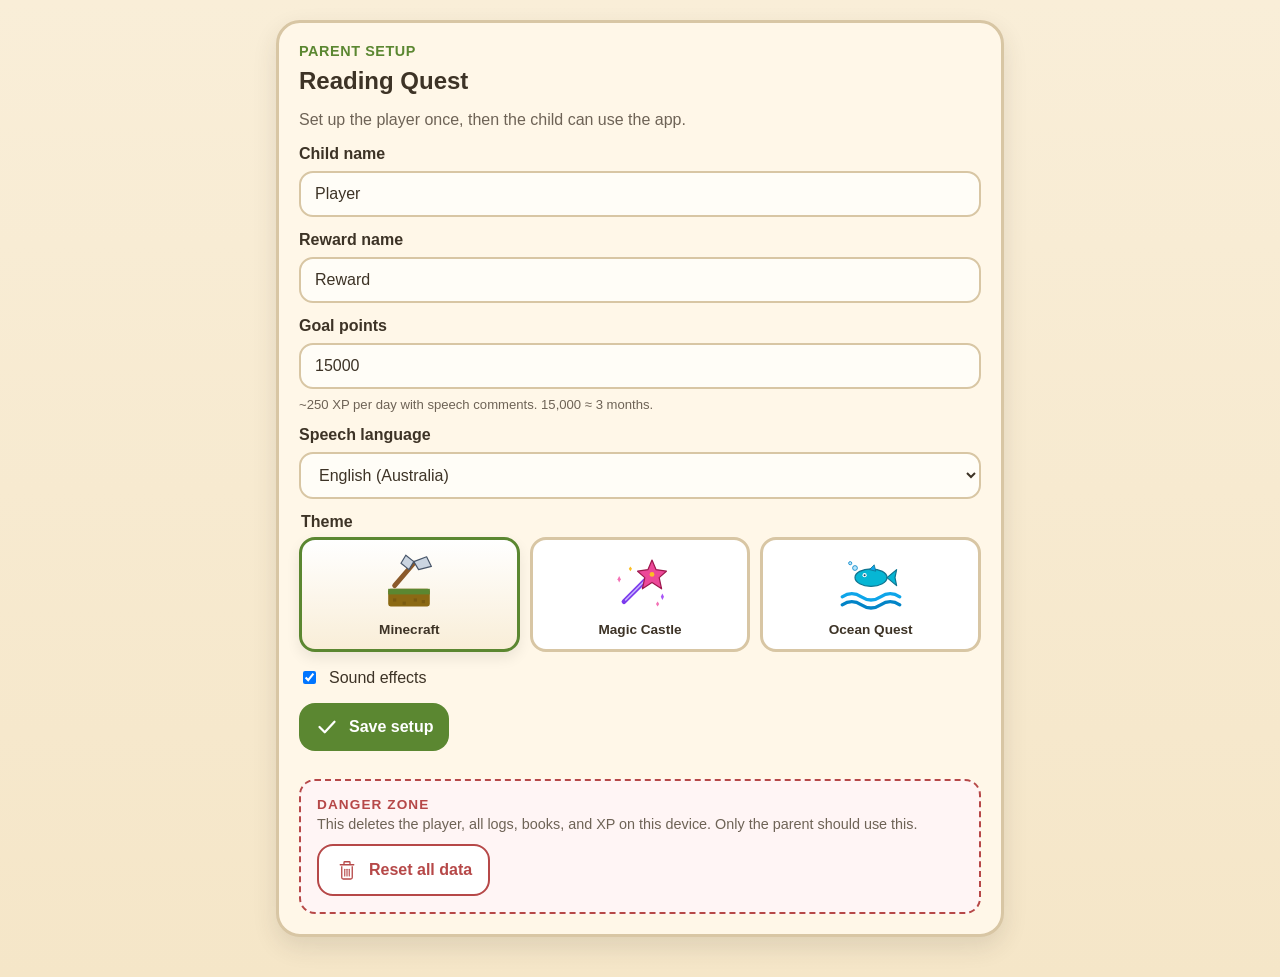
<file: docs/index.html>
<!DOCTYPE html>
<html lang="en">
  <head>
    <meta charset="UTF-8" />
    <meta name="viewport" content="width=device-width, initial-scale=1.0" />
    <meta http-equiv="Cache-Control" content="no-cache, no-store, must-revalidate" />
    <meta http-equiv="Pragma" content="no-cache" />
    <meta http-equiv="Expires" content="0" />
    <title>Reading Quest General</title>
    <link rel="stylesheet" href="./style.css?v=20260429d" />
  </head>
  <body>
    <svg width="0" height="0" style="position:absolute" aria-hidden="true">
      <defs>
        <symbol id="icon-log" viewBox="0 0 64 64">
          <path d="M14 12 H40 A8 8 0 0 1 48 20 V52 H22 A8 8 0 0 1 14 44 Z" fill="currentColor" opacity="0.18"/>
          <path d="M14 12 H40 A8 8 0 0 1 48 20 V52 H22 A8 8 0 0 1 14 44 Z" fill="none" stroke="currentColor" stroke-width="3" stroke-linejoin="round"/>
          <path d="M22 22 H40 M22 30 H40 M22 38 H34" stroke="currentColor" stroke-width="2.5" stroke-linecap="round"/>
          <circle cx="48" cy="48" r="10" fill="currentColor"/>
          <path d="M48 43 V53 M43 48 H53" stroke="#fff" stroke-width="3" stroke-linecap="round"/>
        </symbol>
        <symbol id="icon-bookshelf" viewBox="0 0 64 64">
          <rect x="6" y="8" width="52" height="48" rx="3" fill="none" stroke="currentColor" stroke-width="3"/>
          <line x1="6" y1="32" x2="58" y2="32" stroke="currentColor" stroke-width="3"/>
          <rect x="11" y="14" width="5" height="14" fill="currentColor" opacity="0.85"/>
          <rect x="17" y="12" width="5" height="16" fill="currentColor" opacity="0.55"/>
          <rect x="23" y="14" width="5" height="14" fill="currentColor" opacity="0.85"/>
          <rect x="34" y="22" width="20" height="6" fill="currentColor" opacity="0.6"/>
          <rect x="34" y="14" width="6" height="6" fill="currentColor" opacity="0.85"/>
          <rect x="11" y="40" width="22" height="6" fill="currentColor" opacity="0.65"/>
          <rect x="11" y="48" width="20" height="6" fill="currentColor" opacity="0.45"/>
          <rect x="38" y="36" width="5" height="18" fill="currentColor" opacity="0.85"/>
          <rect x="44" y="38" width="5" height="16" fill="currentColor" opacity="0.6"/>
          <rect x="50" y="40" width="5" height="14" fill="currentColor" opacity="0.85"/>
        </symbol>
        <symbol id="icon-stats" viewBox="0 0 64 64">
          <line x1="10" y1="56" x2="58" y2="56" stroke="currentColor" stroke-width="3" stroke-linecap="round"/>
          <rect x="14" y="38" width="8" height="18" rx="2" fill="currentColor" opacity="0.55"/>
          <rect x="26" y="26" width="8" height="30" rx="2" fill="currentColor" opacity="0.75"/>
          <rect x="38" y="14" width="8" height="42" rx="2" fill="currentColor"/>
          <polygon points="44,8 52,8 56,2 56,16 52,12 44,12" fill="currentColor"/>
        </symbol>
        <symbol id="icon-mic" viewBox="0 0 64 64">
          <rect x="24" y="8" width="16" height="28" rx="8" fill="currentColor"/>
          <path d="M16 30 V32 A16 16 0 0 0 48 32 V30" fill="none" stroke="currentColor" stroke-width="3" stroke-linecap="round"/>
          <line x1="32" y1="48" x2="32" y2="56" stroke="currentColor" stroke-width="3" stroke-linecap="round"/>
          <line x1="22" y1="56" x2="42" y2="56" stroke="currentColor" stroke-width="3" stroke-linecap="round"/>
        </symbol>
        <symbol id="icon-home" viewBox="0 0 64 64">
          <path d="M8 30 L32 10 L56 30" fill="none" stroke="currentColor" stroke-width="3.5" stroke-linejoin="round" stroke-linecap="round"/>
          <path d="M14 28 V52 H50 V28" fill="none" stroke="currentColor" stroke-width="3.5" stroke-linejoin="round"/>
          <path d="M26 52 V40 H38 V52" fill="none" stroke="currentColor" stroke-width="3"/>
        </symbol>
        <symbol id="icon-star" viewBox="0 0 64 64">
          <polygon points="32,6 40,24 60,26 45,40 49,60 32,50 15,60 19,40 4,26 24,24"
                   fill="currentColor" stroke="currentColor" stroke-width="2" stroke-linejoin="round"/>
        </symbol>
        <symbol id="icon-gear" viewBox="0 0 64 64">
          <path d="M32 4 L36 12 L44 10 L46 18 L54 20 L52 28 L60 32 L52 36 L54 44 L46 46 L44 54 L36 52 L32 60 L28 52 L20 54 L18 46 L10 44 L12 36 L4 32 L12 28 L10 20 L18 18 L20 10 L28 12 Z"
                fill="currentColor"/>
          <circle cx="32" cy="32" r="8" fill="#fff"/>
        </symbol>
        <symbol id="icon-check" viewBox="0 0 64 64">
          <path d="M12 32 L26 46 L52 18" fill="none" stroke="currentColor" stroke-width="6" stroke-linecap="round" stroke-linejoin="round"/>
        </symbol>
        <symbol id="icon-trash" viewBox="0 0 64 64">
          <path d="M14 18 H50" stroke="currentColor" stroke-width="3.5" stroke-linecap="round"/>
          <path d="M24 18 V12 A2 2 0 0 1 26 10 H38 A2 2 0 0 1 40 12 V18" fill="none" stroke="currentColor" stroke-width="3.5" stroke-linejoin="round"/>
          <path d="M18 22 V52 A4 4 0 0 0 22 56 H42 A4 4 0 0 0 46 52 V22" fill="none" stroke="currentColor" stroke-width="3.5" stroke-linejoin="round"/>
          <line x1="26" y1="30" x2="26" y2="48" stroke="currentColor" stroke-width="3" stroke-linecap="round"/>
          <line x1="32" y1="30" x2="32" y2="48" stroke="currentColor" stroke-width="3" stroke-linecap="round"/>
          <line x1="38" y1="30" x2="38" y2="48" stroke="currentColor" stroke-width="3" stroke-linecap="round"/>
        </symbol>
        <symbol id="icon-repeat" viewBox="0 0 64 64">
          <path d="M50 22 A20 20 0 1 0 50 42" fill="none" stroke="currentColor" stroke-width="4" stroke-linecap="round"/>
          <polygon points="48,8 58,22 42,22" fill="currentColor"/>
        </symbol>
      </defs>
    </svg>

    <main class="app-shell">
      <section id="setup-screen" class="screen">
        <div class="card">
          <p class="eyebrow">Parent setup</p>
          <h1>Reading Quest</h1>
          <p class="muted">
            Set up the player once, then the child can use the app.
          </p>

          <label class="field">
            <span>Child name</span>
            <input id="setup-name" type="text" placeholder="Your child's name" />
          </label>

          <label class="field">
            <span>Reward name</span>
            <input id="setup-reward" type="text" placeholder="Reward" />
          </label>

          <label class="field">
            <span>Goal points</span>
            <input id="setup-goal" type="number" min="1" value="15000" />
            <small class="field-hint">~250 XP per day with speech comments. 15,000 ≈ 3 months.</small>
          </label>

          <label class="field">
            <span>Speech language</span>
            <select id="setup-language">
              <option value="en-AU">English (Australia)</option>
              <option value="en-US">English (US)</option>
              <option value="en-GB">English (UK)</option>
            </select>
          </label>

          <fieldset class="field theme-field">
            <legend>Theme</legend>
            <div class="theme-picker">
              <label class="theme-card" data-theme="minecraft">
                <input type="radio" name="setup-theme" value="minecraft" checked />
                <div class="theme-card-illustration" aria-hidden="true">
                  <svg viewBox="0 0 80 80" xmlns="http://www.w3.org/2000/svg">
                    <rect x="14" y="46" width="52" height="22" rx="3" fill="#8b6914"/>
                    <rect x="14" y="46" width="52" height="7" fill="#5b8731"/>
                    <rect x="20" y="58" width="4" height="4" fill="#6b4f0e" opacity="0.5"/>
                    <rect x="32" y="62" width="4" height="4" fill="#6b4f0e" opacity="0.5"/>
                    <rect x="46" y="58" width="4" height="4" fill="#6b4f0e" opacity="0.5"/>
                    <rect x="56" y="60" width="4" height="4" fill="#6b4f0e" opacity="0.5"/>
                    <line x1="46" y1="14" x2="22" y2="42" stroke="#8b5a2b" stroke-width="6" stroke-linecap="round"/>
                    <path d="M 46 12 L 62 6 L 68 18 L 52 22 Z" fill="#cbd5e1" stroke="#475569" stroke-width="1.5" stroke-linejoin="round"/>
                    <path d="M 46 12 L 36 4 L 30 14 L 40 22 Z" fill="#cbd5e1" stroke="#475569" stroke-width="1.5" stroke-linejoin="round"/>
                  </svg>
                </div>
                <span class="theme-card-name">Minecraft</span>
              </label>
              <label class="theme-card" data-theme="magic">
                <input type="radio" name="setup-theme" value="magic" />
                <div class="theme-card-illustration" aria-hidden="true">
                  <svg viewBox="0 0 80 80" xmlns="http://www.w3.org/2000/svg">
                    <line x1="20" y1="62" x2="48" y2="34" stroke="#7c3aed" stroke-width="6" stroke-linecap="round"/>
                    <line x1="22" y1="60" x2="46" y2="36" stroke="#c4b5fd" stroke-width="2" stroke-linecap="round"/>
                    <polygon points="55,10 60,22 73,24 64,32 67,46 55,38 43,46 46,32 37,24 50,22"
                             fill="#ec4899" stroke="#9d174d" stroke-width="1.5" stroke-linejoin="round"/>
                    <circle cx="55" cy="28" r="3" fill="#fbbf24"/>
                    <polygon points="14,30 16,34 14,38 12,34" fill="#f472b6"/>
                    <polygon points="68,52 70,56 68,60 66,56" fill="#a855f7"/>
                    <polygon points="28,18 30,21 28,24 26,21" fill="#fbbf24"/>
                    <polygon points="62,62 64,65 62,68 60,65" fill="#f472b6"/>
                  </svg>
                </div>
                <span class="theme-card-name">Magic Castle</span>
              </label>
              <label class="theme-card" data-theme="ocean">
                <input type="radio" name="setup-theme" value="ocean" />
                <div class="theme-card-illustration" aria-hidden="true">
                  <svg viewBox="0 0 80 80" xmlns="http://www.w3.org/2000/svg">
                    <path d="M 4 56 Q 16 48 28 56 T 52 56 T 76 56" fill="none" stroke="#0ea5e9" stroke-width="4" stroke-linecap="round"/>
                    <path d="M 4 66 Q 16 58 28 66 T 52 66 T 76 66" fill="none" stroke="#0284c7" stroke-width="4" stroke-linecap="round"/>
                    <ellipse cx="40" cy="32" rx="20" ry="11" fill="#06b6d4" stroke="#0e7490" stroke-width="1.5"/>
                    <path d="M 60 32 L 72 22 L 70 32 L 72 42 Z" fill="#06b6d4" stroke="#0e7490" stroke-width="1.5" stroke-linejoin="round"/>
                    <path d="M 38 22 L 44 16 L 46 24 Z" fill="#0ea5e9" stroke="#0e7490" stroke-width="1"/>
                    <circle cx="32" cy="29" r="2.6" fill="#fff"/>
                    <circle cx="32" cy="29" r="1.3" fill="#0c4a6e"/>
                    <circle cx="20" cy="20" r="3" fill="#bae6fd" stroke="#0284c7" stroke-width="1"/>
                    <circle cx="14" cy="14" r="2" fill="#bae6fd" stroke="#0284c7" stroke-width="1"/>
                  </svg>
                </div>
                <span class="theme-card-name">Ocean Quest</span>
              </label>
            </div>
          </fieldset>

          <label class="checkbox-row">
            <input id="setup-sound" type="checkbox" checked />
            <span>Sound effects</span>
          </label>

          <button
            id="setup-save"
            class="button button-primary button-with-icon"
            aria-label="Save setup"
          >
            <svg class="icon icon-md" aria-hidden="true"><use href="#icon-check"/></svg>
            <span>Save setup</span>
          </button>

          <div class="danger-zone">
            <p class="danger-zone-title">Danger zone</p>
            <p class="danger-zone-hint">
              This deletes the player, all logs, books, and XP on this device.
              Only the parent should use this.
            </p>
            <button
              id="setup-reset"
              type="button"
              class="button button-danger button-with-icon"
              aria-label="Reset all data"
            >
              <svg class="icon icon-md" aria-hidden="true"><use href="#icon-trash"/></svg>
              <span>Reset all data</span>
            </button>
          </div>
        </div>
      </section>

      <section id="home-screen" class="screen hidden">
        <div class="status-row">
          <div id="saved-status" class="saved-pill">Saved on this device</div>
          <button
            id="parent-settings-button"
            class="button button-ghost button-small button-with-icon"
            aria-label="Parent Settings"
          >
            <svg class="icon icon-sm" aria-hidden="true"><use href="#icon-gear"/></svg>
            <span>Parent Settings</span>
          </button>
        </div>

        <div class="card hero-card">
          <p class="eyebrow">Reading Quest</p>
          <h1 id="player-name">Player</h1>
          <p id="player-title" class="title-text">Wood Pickaxe</p>

          <div class="stats-grid">
            <div class="stat-box">
              <span class="stat-label">Total XP</span>
              <strong id="total-xp">0</strong>
            </div>
            <div class="stat-box">
              <span class="stat-label">Books</span>
              <strong id="books-count">0</strong>
            </div>
            <div class="stat-box">
              <span class="stat-label">Streak</span>
              <strong id="streak-count">0</strong>
            </div>
          </div>

          <div class="progress-group">
            <div class="progress-meta">
              <span>Level progress</span>
              <span id="level-progress-text">0 / 500</span>
            </div>
            <div class="progress-bar">
              <div id="level-progress-fill" class="progress-fill"></div>
            </div>
          </div>

          <div class="progress-group">
            <div class="progress-meta">
              <span id="reward-label">Reward progress</span>
              <span id="reward-progress-text">0 / 15,000</span>
            </div>
            <div class="progress-bar progress-bar-secondary">
              <div id="reward-progress-fill" class="progress-fill"></div>
            </div>
          </div>

          <div class="home-actions">
            <button
              id="log-read-button"
              class="action-card action-card-primary"
              aria-label="Log Today's Read"
            >
              <svg class="icon icon-xl" aria-hidden="true"><use href="#icon-log"/></svg>
              <span class="action-card-label">Log Today's Read</span>
            </button>
            <div class="home-actions-row">
              <button
                id="bookshelf-button"
                class="action-card action-card-secondary"
                aria-label="My Bookshelf"
              >
                <svg class="icon icon-lg" aria-hidden="true"><use href="#icon-bookshelf"/></svg>
                <span class="action-card-label">My Bookshelf</span>
              </button>
              <button
                id="stats-button"
                class="action-card action-card-secondary"
                aria-label="My Stats"
              >
                <svg class="icon icon-lg" aria-hidden="true"><use href="#icon-stats"/></svg>
                <span class="action-card-label">My Stats</span>
              </button>
            </div>
          </div>
        </div>
      </section>

      <section id="log-screen" class="screen hidden">
        <div class="card">
          <div class="screen-header">
            <button data-home class="button button-ghost button-icon-only" aria-label="Home">
              <svg class="icon icon-md" aria-hidden="true"><use href="#icon-home"/></svg>
            </button>
            <h2>Today's Read</h2>
          </div>

          <label class="field">
            <span>Book</span>
            <div class="input-row">
              <input id="book-title" type="text" placeholder="Book title" />
              <button
                id="book-mic"
                class="button button-icon-only mic-icon-button"
                type="button"
                aria-label="Speak the book title"
              >
                <svg class="icon icon-md" aria-hidden="true"><use href="#icon-mic"/></svg>
              </button>
            </div>
          </label>

          <div class="quick-books">
            <button
              id="last-book-button"
              class="button button-secondary button-small button-with-icon"
              type="button"
              aria-label="Use last book"
            >
              <svg class="icon icon-sm" aria-hidden="true"><use href="#icon-repeat"/></svg>
              <span>Last Book</span>
            </button>
            <div id="recent-books" class="recent-books"></div>
          </div>

          <div class="field">
            <span>Enjoyment</span>
            <div id="enjoyment-options" class="emoji-row">
              <button class="emoji-button" data-enjoyment="1" type="button">💀</button>
              <button class="emoji-button" data-enjoyment="2" type="button">😐</button>
              <button class="emoji-button" data-enjoyment="3" type="button">🙂</button>
              <button class="emoji-button" data-enjoyment="4" type="button">⭐</button>
              <button class="emoji-button" data-enjoyment="5" type="button">💎</button>
            </div>
          </div>

          <div class="field">
            <span>Speak</span>
            <button
              id="comment-mic"
              class="button mic-button button-with-icon"
              type="button"
              aria-label="Start speaking"
            >
              <svg class="icon icon-md" aria-hidden="true"><use href="#icon-mic"/></svg>
              <span>Start speaking</span>
            </button>
            <textarea
              id="comment-text"
              rows="4"
              placeholder="Speech text will appear here"
            ></textarea>
          </div>

          <label class="checkbox-row">
            <input id="finished-book" type="checkbox" />
            <span>Finished Book (+500 XP)</span>
          </label>

          <button
            id="save-log-button"
            class="button button-primary button-large button-with-icon"
            aria-label="Get XP"
          >
            <svg class="icon icon-md" aria-hidden="true"><use href="#icon-star"/></svg>
            <span>GET XP</span>
          </button>
        </div>
      </section>

      <section id="result-screen" class="screen hidden">
        <div class="card result-card">
          <div id="result-levelup" class="levelup-banner hidden">
            <p class="levelup-eyebrow">LEVEL UP!</p>
            <h3 id="result-levelup-title">New Title</h3>
          </div>
          <p class="eyebrow">Saved!</p>
          <h2 id="result-xp">+0 XP</h2>
          <p id="result-total">Total XP: 0</p>
          <p id="result-level">Level 1</p>
          <p id="result-next">Next level: 500 XP</p>
          <div id="result-saved-status" class="saved-pill">Saved on this device</div>
          <button
            id="result-home-button"
            class="button button-primary button-with-icon"
            aria-label="Home"
          >
            <svg class="icon icon-md" aria-hidden="true"><use href="#icon-home"/></svg>
            <span>Home</span>
          </button>
        </div>
      </section>

      <section id="bookshelf-screen" class="screen hidden">
        <div class="card">
          <div class="screen-header">
            <button id="bookshelf-back" class="button button-ghost button-icon-only" aria-label="Home">
              <svg class="icon icon-md" aria-hidden="true"><use href="#icon-home"/></svg>
            </button>
            <h2>My Bookshelf</h2>
          </div>
          <p id="bookshelf-summary" class="muted">No books yet</p>
          <div id="bookshelf-list" class="book-list"></div>
        </div>
      </section>

      <section id="stats-screen" class="screen hidden">
        <div class="card">
          <div class="screen-header">
            <button id="stats-back" class="button button-ghost button-icon-only" aria-label="Home">
              <svg class="icon icon-md" aria-hidden="true"><use href="#icon-home"/></svg>
            </button>
            <h2>My Stats</h2>
          </div>

          <div class="stats-summary">
            <div class="stat-box">
              <span class="stat-label">Total XP</span>
              <strong id="stats-total-xp">0</strong>
            </div>
            <div class="stat-box">
              <span class="stat-label">Level</span>
              <strong id="stats-level">1</strong>
            </div>
            <div class="stat-box">
              <span class="stat-label">Books</span>
              <strong id="stats-books">0</strong>
            </div>
            <div class="stat-box">
              <span class="stat-label">Finished</span>
              <strong id="stats-finished">0</strong>
            </div>
            <div class="stat-box">
              <span class="stat-label">Sessions</span>
              <strong id="stats-logs">0</strong>
            </div>
            <div class="stat-box">
              <span class="stat-label">Streak</span>
              <strong id="stats-streak">0</strong>
            </div>
            <div class="stat-box">
              <span class="stat-label">Best Streak</span>
              <strong id="stats-best-streak">0</strong>
            </div>
          </div>

          <h3 class="section-heading">Last 7 days</h3>
          <div id="stats-chart" class="bar-chart"></div>

          <h3 class="section-heading">Recent logs</h3>
          <ul id="stats-recent-logs" class="recent-logs"></ul>
        </div>
      </section>
    </main>

    <template id="recent-book-template">
      <button class="button button-secondary button-small recent-book" type="button"></button>
    </template>

    <script src="./app.js?v=20260429d"></script>
  </body>
</html>
</file>
<file: docs/style.css>
:root {
  --bg: #f5e6c8;
  --bg-soft: #f9eed8;
  --panel: #fff7e8;
  --ink: #3d3326;
  --muted: #6e6356;
  --green: #5b8731;
  --accent-light: #a4cf72;
  --brown: #8b6914;
  --blue: #55ffff;
  --purple: #9955ff;
  --mic: #22d3ee;
  --line: #d8c6a4;
  --danger: #b64848;
  --shadow: 0 10px 25px rgba(61, 51, 38, 0.12);
  font-family: Arial, Helvetica, sans-serif;
}

body[data-theme="magic"] {
  --bg: #f3e8ff;
  --bg-soft: #fdf2f8;
  --panel: #ffffff;
  --ink: #4c1d95;
  --muted: #7e6997;
  --green: #a855f7;
  --accent-light: #ec4899;
  --brown: #ec4899;
  --mic: #ec4899;
  --line: #e9d5ff;
  --shadow: 0 10px 25px rgba(124, 58, 237, 0.18);
}

body[data-theme="ocean"] {
  --bg: #dbeafe;
  --bg-soft: #ecfeff;
  --panel: #ffffff;
  --ink: #0c4a6e;
  --muted: #5a7891;
  --green: #0284c7;
  --accent-light: #06b6d4;
  --brown: #0e7490;
  --mic: #fb923c;
  --line: #bae6fd;
  --shadow: 0 10px 25px rgba(2, 132, 199, 0.18);
}

* {
  box-sizing: border-box;
}

body {
  margin: 0;
  background: linear-gradient(180deg, var(--bg-soft) 0%, var(--bg) 100%);
  color: var(--ink);
  min-height: 100vh;
}

.app-shell {
  width: min(100%, 760px);
  margin: 0 auto;
  padding: 20px 16px 40px;
}

.hidden {
  display: none !important;
}

.card {
  background: var(--panel);
  border: 3px solid var(--line);
  border-radius: 24px;
  box-shadow: var(--shadow);
  padding: 20px;
}

.hero-card,
.result-card {
  text-align: center;
}

.eyebrow {
  margin: 0 0 8px;
  color: var(--green);
  font-size: 0.9rem;
  font-weight: 700;
  letter-spacing: 0.04em;
  text-transform: uppercase;
}

h1,
h2 {
  margin: 0 0 8px;
}

.title-text,
.muted {
  color: var(--muted);
}

.status-row,
.screen-header,
.input-row,
.progress-meta,
.checkbox-row,
.quick-books {
  display: flex;
  align-items: center;
  justify-content: space-between;
  gap: 10px;
}

.status-row,
.screen-header {
  margin-bottom: 14px;
  justify-content: flex-start;
  gap: 12px;
}

.screen-header h2 {
  margin: 0;
}

.saved-pill {
  display: inline-flex;
  align-items: center;
  gap: 8px;
  padding: 8px 12px;
  border-radius: 999px;
  background: #e7f7df;
  color: var(--green);
  font-size: 0.92rem;
  font-weight: 700;
}

.stats-grid {
  display: grid;
  grid-template-columns: repeat(3, 1fr);
  gap: 12px;
  margin: 18px 0;
}

.stat-box {
  background: #fff;
  border: 2px solid var(--line);
  border-radius: 16px;
  padding: 14px 10px;
}

.stat-label {
  display: block;
  margin-bottom: 6px;
  color: var(--muted);
  font-size: 0.86rem;
}

.progress-group {
  margin: 16px 0;
}

.progress-bar {
  height: 16px;
  border-radius: 999px;
  overflow: hidden;
  background: #ead9ba;
}

.progress-bar-secondary {
  background: #e3d7f4;
}

.progress-fill {
  width: 0;
  height: 100%;
  background: linear-gradient(90deg, var(--green), var(--accent-light));
  transition: width 0.25s ease;
}

.home-actions {
  display: grid;
  gap: 12px;
  margin-top: 20px;
}

.field {
  display: grid;
  gap: 8px;
  margin: 14px 0;
}

.field span {
  font-weight: 700;
}

input,
select,
textarea,
button {
  font: inherit;
}

input,
select,
textarea {
  width: 100%;
  padding: 12px 14px;
  border: 2px solid var(--line);
  border-radius: 14px;
  background: #fffdf7;
  color: var(--ink);
}

textarea {
  resize: vertical;
}

.button {
  border: 0;
  border-radius: 16px;
  padding: 12px 16px;
  cursor: pointer;
  font-weight: 700;
}

.button-primary {
  background: var(--green);
  color: #fff;
}

.button-secondary {
  background: #fff;
  color: var(--ink);
  border: 2px solid var(--line);
}

.button-ghost {
  background: transparent;
  color: var(--ink);
  border: 2px solid var(--line);
}

.button-small {
  padding: 8px 12px;
  border-radius: 12px;
  font-size: 0.9rem;
}

.button-large {
  width: 100%;
  padding: 16px 20px;
  font-size: 1.05rem;
}

.button-icon {
  min-width: 74px;
}

.mic-button {
  padding: 18px 20px;
  background: var(--mic);
  color: #fff;
}

.emoji-row {
  display: grid;
  grid-template-columns: repeat(5, 1fr);
  gap: 10px;
}

.emoji-button {
  min-height: 58px;
  font-size: 1.4rem;
  background: #fff;
  border: 2px solid var(--line);
}

.emoji-button.selected {
  transform: translateY(-2px) scale(1.03);
  border-color: var(--green);
  background: #eef9e9;
}

.recent-books {
  display: flex;
  flex-wrap: wrap;
  gap: 8px;
}

.checkbox-row {
  justify-content: flex-start;
  margin: 16px 0;
}

.checkbox-row input {
  width: auto;
}

.result-card h2 {
  font-size: 2.2rem;
  color: var(--green);
}

.field-hint {
  display: block;
  color: var(--muted);
  font-size: 0.82rem;
  font-weight: 400;
}

.levelup-banner {
  margin: 0 0 18px;
  padding: 18px 16px;
  border-radius: 18px;
  background: linear-gradient(135deg, #fff3b0, #ffd86b);
  color: var(--ink);
  text-align: center;
  border: 3px solid #f0b90b;
  box-shadow: 0 6px 22px rgba(240, 185, 11, 0.35);
  animation: levelup-pop 0.6s ease;
}

.levelup-eyebrow {
  margin: 0 0 4px;
  font-size: 0.85rem;
  font-weight: 800;
  letter-spacing: 0.18em;
  color: #8a5a00;
}

.levelup-banner h3 {
  margin: 0;
  font-size: 1.6rem;
  font-weight: 800;
}

@keyframes levelup-pop {
  0% {
    transform: scale(0.6);
    opacity: 0;
  }
  60% {
    transform: scale(1.08);
    opacity: 1;
  }
  100% {
    transform: scale(1);
  }
}

.danger-zone {
  margin-top: 28px;
  padding: 16px;
  border: 2px dashed var(--danger);
  border-radius: 16px;
  background: #fff5f5;
}

.danger-zone-title {
  margin: 0 0 4px;
  color: var(--danger);
  font-size: 0.85rem;
  font-weight: 800;
  letter-spacing: 0.08em;
  text-transform: uppercase;
}

.danger-zone-hint {
  margin: 0 0 12px;
  color: var(--muted);
  font-size: 0.9rem;
}

.button-danger {
  background: #fff;
  color: var(--danger);
  border: 2px solid var(--danger);
}

.button-danger:hover {
  background: var(--danger);
  color: #fff;
}

.section-heading {
  margin: 22px 0 10px;
  font-size: 1rem;
  color: var(--muted);
  letter-spacing: 0.04em;
  text-transform: uppercase;
}

.icon {
  display: inline-block;
  flex-shrink: 0;
  vertical-align: middle;
  width: 24px;
  height: 24px;
  color: currentColor;
}

.icon-sm {
  width: 18px;
  height: 18px;
}

.icon-md {
  width: 24px;
  height: 24px;
}

.icon-lg {
  width: 44px;
  height: 44px;
}

.icon-xl {
  width: 64px;
  height: 64px;
}

.button-with-icon {
  display: inline-flex;
  align-items: center;
  justify-content: center;
  gap: 10px;
}

.button-icon-only {
  display: inline-flex;
  align-items: center;
  justify-content: center;
  width: 44px;
  height: 44px;
  padding: 0;
  flex-shrink: 0;
}

.action-card {
  display: flex;
  flex-direction: column;
  align-items: center;
  justify-content: center;
  gap: 8px;
  padding: 18px 12px;
  border-radius: 18px;
  border: 3px solid transparent;
  cursor: pointer;
  font: inherit;
  transition: transform 0.15s ease, box-shadow 0.15s ease,
    background 0.15s ease;
  text-align: center;
  width: 100%;
}

.action-card:hover {
  transform: translateY(-2px);
}

.action-card-primary {
  background: var(--green);
  color: #fff;
  padding: 24px 16px;
  box-shadow: 0 8px 16px rgba(0, 0, 0, 0.1);
}

.action-card-primary:hover {
  background: var(--green);
  filter: brightness(1.05);
}

.action-card-secondary {
  background: var(--panel);
  color: var(--ink);
  border-color: var(--line);
}

.action-card-secondary:hover {
  border-color: var(--green);
  color: var(--green);
}

.action-card-label {
  font-weight: 700;
  font-size: 0.95rem;
  letter-spacing: 0.02em;
}

.action-card-primary .action-card-label {
  font-size: 1.05rem;
}

.home-actions-row {
  display: grid;
  grid-template-columns: 1fr 1fr;
  gap: 12px;
}

.mic-icon-button {
  width: 56px;
  height: 56px;
  border-radius: 14px;
  background: var(--mic);
  color: #fff;
  border: none;
}

.mic-icon-button:hover {
  filter: brightness(1.05);
}

.mic-button.recording,
.mic-icon-button.recording {
  position: relative;
}

.mic-button.recording::after,
.mic-icon-button.recording::after {
  content: "";
  position: absolute;
  inset: 0;
  border-radius: inherit;
  border: 3px solid var(--mic);
  pointer-events: none;
  animation: mic-pulse 1.1s infinite ease-out;
}

@keyframes mic-pulse {
  0% {
    transform: scale(1);
    opacity: 0.7;
  }
  100% {
    transform: scale(1.4);
    opacity: 0;
  }
}

.theme-field {
  margin: 0;
  padding: 0;
  border: none;
}

.theme-field legend {
  font-weight: 700;
  color: var(--ink);
  margin-bottom: 6px;
}

.theme-picker {
  display: grid;
  grid-template-columns: repeat(3, 1fr);
  gap: 10px;
}

.theme-card {
  position: relative;
  display: flex;
  flex-direction: column;
  align-items: center;
  gap: 6px;
  padding: 12px 8px;
  background: #ffffff;
  border: 3px solid var(--line);
  border-radius: 16px;
  cursor: pointer;
  transition: transform 0.15s ease, border-color 0.15s ease,
    box-shadow 0.15s ease, background 0.15s ease;
  user-select: none;
}

.theme-card:hover {
  transform: translateY(-2px);
}

.theme-card input[type="radio"] {
  position: absolute;
  opacity: 0;
  pointer-events: none;
}

.theme-card.selected {
  border-color: var(--green);
  background: linear-gradient(180deg, #ffffff, var(--bg-soft));
  box-shadow: 0 6px 14px rgba(0, 0, 0, 0.08);
}

.theme-card-illustration {
  width: 64px;
  height: 64px;
  display: flex;
  align-items: center;
  justify-content: center;
}

.theme-card-illustration svg {
  width: 100%;
  height: 100%;
}

.theme-card-name {
  font-size: 0.85rem;
  font-weight: 700;
  color: var(--ink);
  text-align: center;
}

.book-list {
  display: grid;
  gap: 10px;
  margin-top: 8px;
}

.book-card {
  display: flex;
  align-items: center;
  gap: 12px;
  padding: 12px 14px;
  background: #fff;
  border: 2px solid var(--line);
  border-radius: 14px;
}

.book-card-finished {
  border-color: var(--green);
  background: #f5fbef;
}

.book-card-main {
  flex: 1;
  min-width: 0;
}

.book-card-title {
  margin: 0 0 4px;
  font-size: 1rem;
  word-break: break-word;
}

.book-card-meta,
.book-card-dates {
  margin: 0;
  font-size: 0.85rem;
  color: var(--muted);
}

.book-card-dates {
  margin-top: 2px;
  font-size: 0.78rem;
}

.book-card-badge {
  flex-shrink: 0;
  padding: 5px 10px;
  border-radius: 999px;
  background: var(--green);
  color: #fff;
  font-size: 0.78rem;
  font-weight: 700;
  letter-spacing: 0.04em;
}

.stats-summary {
  display: grid;
  grid-template-columns: repeat(3, 1fr);
  gap: 10px;
  margin: 14px 0 4px;
}

.stats-summary .stat-box strong {
  font-size: 1rem;
}

.bar-chart {
  display: grid;
  grid-template-columns: repeat(7, 1fr);
  gap: 6px;
  align-items: end;
  height: 160px;
  padding: 8px 4px;
  background: #fff;
  border: 2px solid var(--line);
  border-radius: 14px;
}

.bar-col {
  display: flex;
  flex-direction: column;
  align-items: center;
  gap: 4px;
  height: 100%;
  min-width: 0;
}

.bar-value {
  font-size: 0.7rem;
  color: var(--muted);
  height: 14px;
}

.bar-track {
  flex: 1;
  width: 100%;
  display: flex;
  align-items: flex-end;
  background: #f3e8d2;
  border-radius: 6px;
  overflow: hidden;
}

.bar-fill {
  width: 100%;
  background: linear-gradient(180deg, var(--green), var(--accent-light));
  border-radius: 6px;
  transition: height 0.35s ease;
}

.bar-label {
  font-size: 0.72rem;
  color: var(--muted);
}

.recent-logs {
  list-style: none;
  margin: 0;
  padding: 0;
  display: grid;
  gap: 8px;
}

.recent-log {
  display: flex;
  justify-content: space-between;
  align-items: center;
  gap: 12px;
  padding: 10px 12px;
  background: #fff;
  border: 2px solid var(--line);
  border-radius: 12px;
}

.recent-log-left {
  display: flex;
  flex-direction: column;
  min-width: 0;
}

.recent-log-left strong {
  font-size: 0.95rem;
  word-break: break-word;
}

.recent-log-meta {
  font-size: 0.78rem;
  color: var(--muted);
  margin-top: 2px;
}

.recent-log-xp {
  flex-shrink: 0;
  color: var(--green);
  font-weight: 700;
}

.recent-log-empty {
  list-style: none;
  padding: 10px 0;
  text-align: center;
}

@media (max-width: 640px) {
  .stats-grid {
    grid-template-columns: 1fr;
  }

  .stats-summary {
    grid-template-columns: repeat(2, 1fr);
  }

  .emoji-row {
    grid-template-columns: repeat(5, minmax(0, 1fr));
  }

  .theme-card-illustration {
    width: 48px;
    height: 48px;
  }

  .theme-card-name {
    font-size: 0.75rem;
  }

  .status-row,
  .input-row,
  .quick-books {
    flex-direction: column;
    align-items: stretch;
  }
}
</file>
